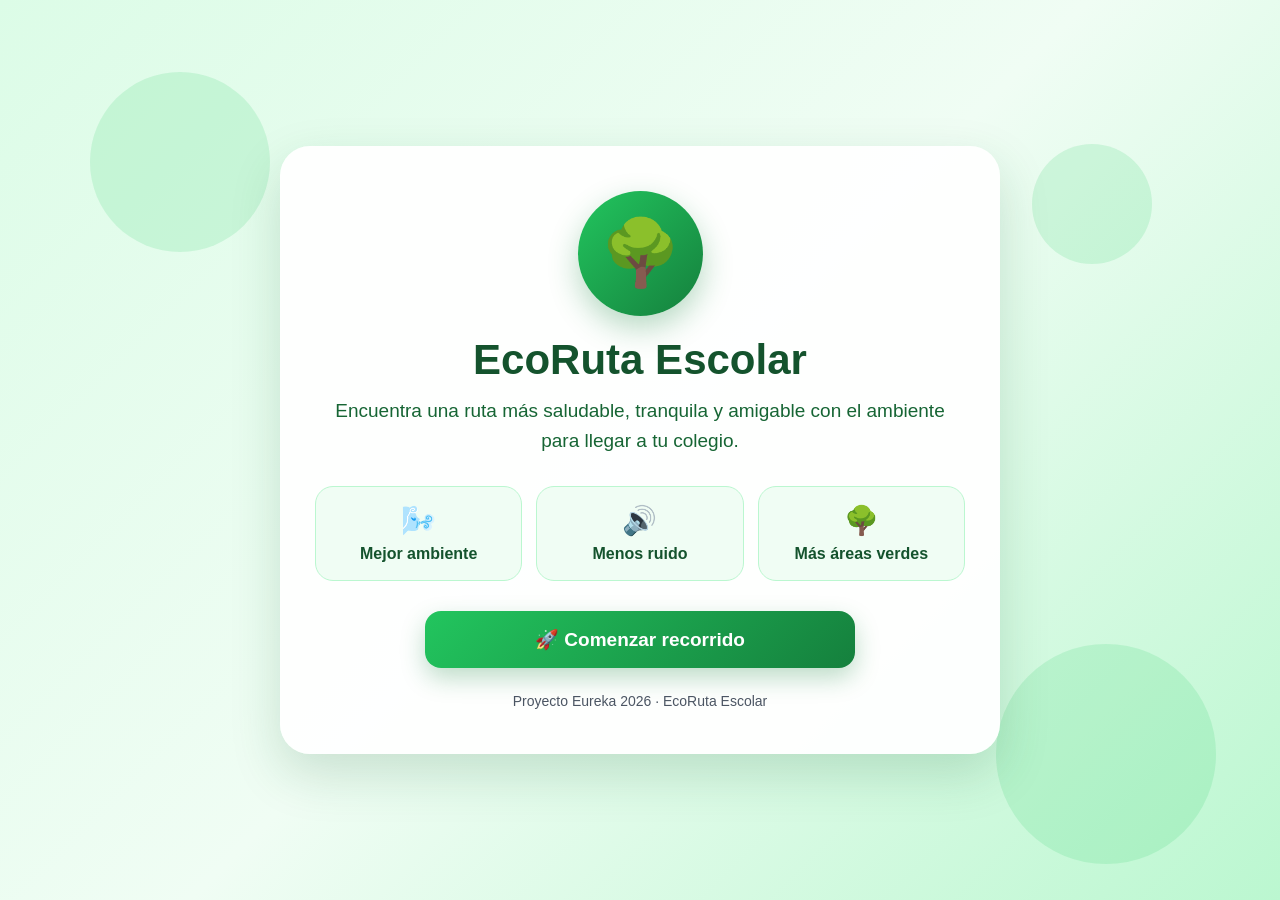
<file: index.html>
<!DOCTYPE html>
<html lang="es">

<head>
    <meta charset="UTF-8">

    <meta
        name="viewport"
        content="width=device-width, initial-scale=1.0"
    >

    <title>EcoRuta Escolar</title>

    <link rel="stylesheet" href="style.css">

    <style>
        * {
            box-sizing: border-box;
        }

        body {
            margin: 0;
            font-family: Arial, sans-serif;
            background:
                linear-gradient(
                    135deg,
                    #dcfce7,
                    #f0fdf4,
                    #bbf7d0
                );
            min-height: 100vh;
        }

        .pantalla-bienvenida {
            min-height: 100vh;
            display: flex;
            align-items: center;
            justify-content: center;
            padding: 25px;
            overflow: hidden;
            position: relative;
        }

        .circulo {
            position: absolute;
            border-radius: 50%;
            background: rgba(34, 197, 94, 0.15);
            animation: flotar 5s ease-in-out infinite;
        }

        .circulo-1 {
            width: 180px;
            height: 180px;
            top: 8%;
            left: 7%;
        }

        .circulo-2 {
            width: 120px;
            height: 120px;
            right: 10%;
            top: 16%;
            animation-delay: 1s;
        }

        .circulo-3 {
            width: 220px;
            height: 220px;
            right: 5%;
            bottom: 4%;
            animation-delay: 2s;
        }

        .contenedor-bienvenida {
            width: 100%;
            max-width: 720px;
            background: rgba(255, 255, 255, 0.96);
            border-radius: 30px;
            padding: 45px 35px;
            text-align: center;
            box-shadow:
                0 20px 50px rgba(22, 101, 52, 0.18);
            position: relative;
            z-index: 2;
            animation: aparecer 0.9s ease;
        }

        .logo-app {
            width: 125px;
            height: 125px;
            margin: 0 auto 20px;
            border-radius: 50%;
            background:
                linear-gradient(
                    135deg,
                    #22c55e,
                    #15803d
                );
            display: flex;
            align-items: center;
            justify-content: center;
            font-size: 65px;
            box-shadow:
                0 12px 30px rgba(21, 128, 61, 0.3);
            animation: latido 2.2s infinite;
        }

        h1 {
            margin: 0;
            color: #14532d;
            font-size: 42px;
        }

        .subtitulo {
            margin-top: 12px;
            color: #166534;
            font-size: 19px;
            line-height: 1.6;
        }

        .beneficios {
            display: grid;
            grid-template-columns: repeat(3, 1fr);
            gap: 14px;
            margin: 30px 0;
        }

        .beneficio {
            padding: 17px 12px;
            background: #f0fdf4;
            border: 1px solid #bbf7d0;
            border-radius: 18px;
            color: #14532d;
            font-weight: bold;
        }

        .beneficio span {
            display: block;
            font-size: 28px;
            margin-bottom: 8px;
        }

        .boton-comenzar {
            display: inline-block;
            width: 100%;
            max-width: 430px;
            padding: 17px 25px;
            background:
                linear-gradient(
                    135deg,
                    #22c55e,
                    #15803d
                );
            color: white;
            text-decoration: none;
            border-radius: 16px;
            font-size: 19px;
            font-weight: bold;
            box-shadow:
                0 10px 25px rgba(21, 128, 61, 0.28);
            transition: 0.25s;
        }

        .boton-comenzar:hover {
            transform: translateY(-3px);
            box-shadow:
                0 14px 30px rgba(21, 128, 61, 0.35);
        }

        .pie-bienvenida {
            margin-top: 25px;
            color: #4b5563;
            font-size: 14px;
        }

        @keyframes aparecer {
            from {
                opacity: 0;
                transform: translateY(25px) scale(0.96);
            }

            to {
                opacity: 1;
                transform: translateY(0) scale(1);
            }
        }

        @keyframes latido {
            0%,
            100% {
                transform: scale(1);
            }

            50% {
                transform: scale(1.06);
            }
        }

        @keyframes flotar {
            0%,
            100% {
                transform: translateY(0);
            }

            50% {
                transform: translateY(-18px);
            }
        }

        @media (max-width: 700px) {
            .contenedor-bienvenida {
                padding: 35px 20px;
            }

            h1 {
                font-size: 32px;
            }

            .subtitulo {
                font-size: 17px;
            }

            .beneficios {
                grid-template-columns: 1fr;
            }

            .logo-app {
                width: 105px;
                height: 105px;
                font-size: 52px;
            }
        }
    </style>
</head>

<body>

<section class="pantalla-bienvenida">

    <div class="circulo circulo-1"></div>
    <div class="circulo circulo-2"></div>
    <div class="circulo circulo-3"></div>

    <div class="contenedor-bienvenida">

        <div class="logo-app">
            🌳
        </div>

        <h1>EcoRuta Escolar</h1>

        <p class="subtitulo">
            Encuentra una ruta más saludable,
            tranquila y amigable con el ambiente
            para llegar a tu colegio.
        </p>

        <div class="beneficios">

            <div class="beneficio">
                <span>🌬️</span>
                Mejor ambiente
            </div>

            <div class="beneficio">
                <span>🔊</span>
                Menos ruido
            </div>

            <div class="beneficio">
                <span>🌳</span>
                Más áreas verdes
            </div>

        </div>

        <a
            href="buscar.html"
            class="boton-comenzar"
        >
            🚀 Comenzar recorrido
        </a>

        <p class="pie-bienvenida">
            Proyecto Eureka 2026 · EcoRuta Escolar
        </p>

    </div>

</section>

</body>
</html>
</file>
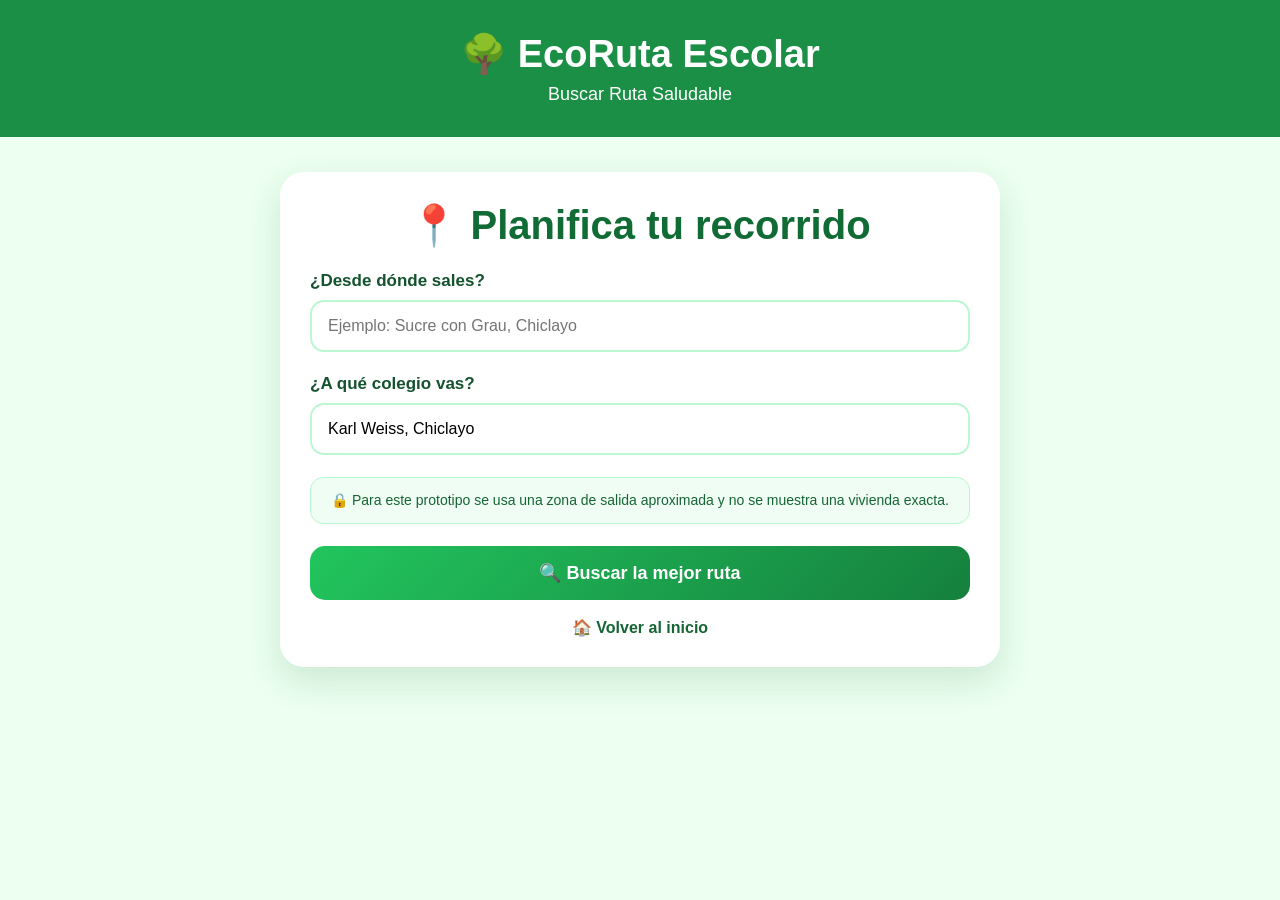
<file: buscar.html>
<!DOCTYPE html>
<html lang="es">

<head>
    <meta charset="UTF-8">

    <meta
        name="viewport"
        content="width=device-width, initial-scale=1.0"
    >

    <title>Buscar Ruta - EcoRuta Escolar</title>

    <link rel="stylesheet" href="style.css">

    <style>
        * {
            box-sizing: border-box;
        }

        body {
            margin: 0;
            font-family: Arial, sans-serif;
        }

        .buscador-contenedor {
            width: 100%;
            max-width: 720px;
            margin: 0 auto;
        }

        .formulario-ruta {
            background: white;
            border-radius: 24px;
            padding: 30px;
            box-shadow:
                0 14px 35px rgba(22, 101, 52, 0.15);
        }

        .campo-ruta {
            margin-bottom: 22px;
            text-align: left;
        }

        .campo-ruta label {
            display: block;
            margin-bottom: 9px;
            color: #14532d;
            font-size: 17px;
            font-weight: bold;
        }

        .campo-ruta input {
            width: 100%;
            padding: 15px 16px;
            border: 2px solid #bbf7d0;
            border-radius: 14px;
            outline: none;
            font-size: 16px;
            transition: 0.2s;
        }

        .campo-ruta input:focus {
            border-color: #22c55e;
            box-shadow:
                0 0 0 4px rgba(34, 197, 94, 0.12);
        }

        .nota-privacidad {
            margin: 10px 0 22px;
            padding: 12px 14px;
            border-radius: 13px;
            background: #f0fdf4;
            border: 1px solid #bbf7d0;
            color: #166534;
            font-size: 14px;
            line-height: 1.5;
        }

        .boton-principal {
            width: 100%;
            padding: 16px;
            border: none;
            border-radius: 15px;
            background:
                linear-gradient(
                    135deg,
                    #22c55e,
                    #15803d
                );
            color: white;
            font-size: 18px;
            font-weight: bold;
            cursor: pointer;
            transition: 0.25s;
        }

        .boton-principal:hover {
            transform: translateY(-2px);
            box-shadow:
                0 10px 24px rgba(21, 128, 61, 0.25);
        }

        .boton-principal:disabled {
            opacity: 0.7;
            cursor: not-allowed;
            transform: none;
        }

        .volver-inicio {
            display: inline-block;
            margin-top: 18px;
            color: #166534;
            text-decoration: none;
            font-weight: bold;
        }

        .volver-inicio:hover {
            text-decoration: underline;
        }

        .pantalla-carga {
            display: none;
            position: fixed;
            z-index: 5000;
            inset: 0;
            background:
                linear-gradient(
                    135deg,
                    rgba(220, 252, 231, 0.97),
                    rgba(240, 253, 244, 0.98)
                );
            align-items: center;
            justify-content: center;
            padding: 22px;
        }

        .carga-contenido {
            width: 100%;
            max-width: 560px;
            background: white;
            border-radius: 26px;
            padding: 35px 28px;
            text-align: center;
            box-shadow:
                0 20px 50px rgba(22, 101, 52, 0.2);
            animation: aparecerCarga 0.35s ease;
        }

        .icono-carga {
            width: 92px;
            height: 92px;
            margin: 0 auto 18px;
            display: flex;
            align-items: center;
            justify-content: center;
            border-radius: 50%;
            background:
                linear-gradient(
                    135deg,
                    #22c55e,
                    #15803d
                );
            font-size: 46px;
            animation: pulso 1.5s infinite;
        }

        .carga-contenido h2 {
            margin: 0 0 10px;
            color: #14532d;
        }

        .mensaje-carga {
            min-height: 28px;
            margin: 12px 0 20px;
            color: #166534;
            font-size: 17px;
            font-weight: bold;
        }

        .barra-carga {
            width: 100%;
            height: 18px;
            overflow: hidden;
            background: #d1d5db;
            border-radius: 999px;
        }

        .progreso-carga {
            width: 0%;
            height: 100%;
            border-radius: 999px;
            background:
                linear-gradient(
                    90deg,
                    #22c55e,
                    #15803d
                );
            transition: width 0.55s ease;
        }

        .porcentaje-carga {
            margin-top: 10px;
            color: #14532d;
            font-size: 18px;
            font-weight: bold;
        }

        .pasos-carga {
            display: grid;
            grid-template-columns: repeat(3, 1fr);
            gap: 10px;
            margin-top: 24px;
        }

        .paso {
            padding: 11px 8px;
            border-radius: 12px;
            background: #f8fafc;
            color: #64748b;
            font-size: 13px;
            font-weight: bold;
            transition: 0.25s;
        }

        .paso.activo {
            background: #dcfce7;
            color: #166534;
            border: 1px solid #86efac;
        }

        @keyframes aparecerCarga {
            from {
                opacity: 0;
                transform: translateY(18px) scale(0.96);
            }

            to {
                opacity: 1;
                transform: translateY(0) scale(1);
            }
        }

        @keyframes pulso {
            0%,
            100% {
                transform: scale(1);
            }

            50% {
                transform: scale(1.08);
            }
        }

        @media (max-width: 650px) {
            .formulario-ruta {
                padding: 23px 18px;
            }

            .pasos-carga {
                grid-template-columns: 1fr;
            }
        }
    </style>
</head>

<body>

<header>
    <h1>🌳 EcoRuta Escolar</h1>
    <p>Buscar Ruta Saludable</p>
</header>

<section class="hero">

    <div class="buscador-contenedor">

        <div class="formulario-ruta">

            <h2>📍 Planifica tu recorrido</h2>

            <div class="campo-ruta">

                <label for="direccionInicio">
                    ¿Desde dónde sales?
                </label>

                <input
                    type="text"
                    id="direccionInicio"
                    placeholder="Ejemplo: Sucre con Grau, Chiclayo"
                    autocomplete="street-address"
                >

            </div>

            <div class="campo-ruta">

                <label for="colegioDestino">
                    ¿A qué colegio vas?
                </label>

                <input
                    type="text"
                    id="colegioDestino"
                    placeholder="Ejemplo: Karl Weiss, Chiclayo"
                    value="Karl Weiss, Chiclayo"
                >

            </div>

            <div class="nota-privacidad">
                🔒 Para este prototipo se usa una zona de salida
                aproximada y no se muestra una vivienda exacta.
            </div>

            <button
                id="buscarRuta"
                class="boton-principal"
            >
                🔍 Buscar la mejor ruta
            </button>

            <a
                href="index.html"
                class="volver-inicio"
            >
                🏠 Volver al inicio
            </a>

        </div>

    </div>

</section>

<div
    class="pantalla-carga"
    id="pantallaCarga"
>

    <div class="carga-contenido">

        <div class="icono-carga">
            🌳
        </div>

        <h2>Analizando EcoRuta</h2>

        <p
            class="mensaje-carga"
            id="mensajeCarga"
        >
            Preparando el análisis...
        </p>

        <div class="barra-carga">

            <div
                class="progreso-carga"
                id="progresoCarga"
            ></div>

        </div>

        <div
            class="porcentaje-carga"
            id="porcentajeCarga"
        >
            0%
        </div>

        <div class="pasos-carga">

            <div
                class="paso"
                id="pasoVegetacion"
            >
                🌳 Vegetación
            </div>

            <div
                class="paso"
                id="pasoTrafico"
            >
                🚦 Tráfico
            </div>

            <div
                class="paso"
                id="pasoAmbiente"
            >
                🌬 Ambiente
            </div>

        </div>

    </div>

</div>

<script>
document.addEventListener(
    "DOMContentLoaded",
    function () {

        const botonBuscar =
            document.getElementById("buscarRuta");

        const direccionInicio =
            document.getElementById("direccionInicio");

        const colegioDestino =
            document.getElementById("colegioDestino");

        const pantallaCarga =
            document.getElementById("pantallaCarga");

        const mensajeCarga =
            document.getElementById("mensajeCarga");

        const progresoCarga =
            document.getElementById("progresoCarga");

        const porcentajeCarga =
            document.getElementById("porcentajeCarga");

        const pasoVegetacion =
            document.getElementById("pasoVegetacion");

        const pasoTrafico =
            document.getElementById("pasoTrafico");

        const pasoAmbiente =
            document.getElementById("pasoAmbiente");


        function actualizarCarga(
            porcentaje,
            mensaje,
            pasoActivo
        ) {

            progresoCarga.style.width =
                porcentaje + "%";

            porcentajeCarga.textContent =
                porcentaje + "%";

            mensajeCarga.textContent =
                mensaje;

            pasoVegetacion.classList.remove("activo");
            pasoTrafico.classList.remove("activo");
            pasoAmbiente.classList.remove("activo");

            if (pasoActivo === "vegetacion") {
                pasoVegetacion.classList.add("activo");
            }

            if (pasoActivo === "trafico") {
                pasoTrafico.classList.add("activo");
            }

            if (pasoActivo === "ambiente") {
                pasoAmbiente.classList.add("activo");
            }
        }


        function iniciarAnimacion() {

            pantallaCarga.style.display =
                "flex";

            botonBuscar.disabled =
                true;

            actualizarCarga(
                10,
                "📍 Ubicando el punto de salida...",
                ""
            );

            setTimeout(
                function () {
                    actualizarCarga(
                        30,
                        "🌳 Analizando vegetación cercana...",
                        "vegetacion"
                    );
                },
                650
            );

            setTimeout(
                function () {
                    actualizarCarga(
                        55,
                        "🚦 Revisando tráfico y cruces...",
                        "trafico"
                    );
                },
                1400
            );

            setTimeout(
                function () {
                    actualizarCarga(
                        78,
                        "🌬 Analizando ruido y calidad ambiental...",
                        "ambiente"
                    );
                },
                2200
            );

            setTimeout(
                function () {
                    actualizarCarga(
                        94,
                        "🛣️ Calculando la ruta saludable...",
                        "ambiente"
                    );
                },
                3000
            );

            setTimeout(
                function () {
                    actualizarCarga(
                        100,
                        "✅ Ruta saludable encontrada",
                        "ambiente"
                    );
                },
                3650
            );

            setTimeout(
                function () {
                    window.location.href =
                        "resultado.html";
                },
                4300
            );
        }


        botonBuscar.addEventListener(
            "click",
            function () {

                const inicio =
                    direccionInicio.value.trim();

                const destino =
                    colegioDestino.value.trim();

                if (inicio === "") {

                    alert(
                        "📍 Escribe desde dónde sales."
                    );

                    direccionInicio.focus();

                    return;
                }

                if (destino === "") {

                    alert(
                        "🏫 Escribe el nombre del colegio."
                    );

                    colegioDestino.focus();

                    return;
                }

                localStorage.setItem(
                    "ecorutaInicio",
                    inicio
                );

                localStorage.setItem(
                    "ecorutaDestino",
                    destino
                );

                iniciarAnimacion();
            }
        );


        direccionInicio.addEventListener(
            "keydown",
            function (evento) {

                if (evento.key === "Enter") {
                    botonBuscar.click();
                }
            }
        );


        colegioDestino.addEventListener(
            "keydown",
            function (evento) {

                if (evento.key === "Enter") {
                    botonBuscar.click();
                }
            }
        );

    }
);
</script>

</body>
</html>
</file>
<file: style.css>
* {
    margin: 0;
    padding: 0;
    box-sizing: border-box;
    font-family: Arial, Helvetica, sans-serif;
}

body {
    background: #ecfff0;
    color: #17351f;
}

header {
    background: #1b8f46;
    color: white;
    text-align: center;
    padding: 32px 20px;
}

header h1 {
    font-size: 38px;
    margin-bottom: 8px;
}

header p {
    font-size: 18px;
}

.hero {
    width: 100%;
    text-align: center;
    padding: 35px 20px;
}

.hero h2 {
    font-size: 40px;
    margin-bottom: 22px;
    color: #116b34;
}

.hero p {
    font-size: 18px;
    margin-bottom: 18px;
}

button {
    background: #27ae60;
    color: white;
    padding: 15px 40px;
    font-size: 18px;
    border: none;
    border-radius: 15px;
    cursor: pointer;
    transition: 0.3s;
}

button:hover {
    background: #0b7a39;
    transform: scale(1.05);
}

.tarjetas {
    display: flex;
    justify-content: center;
    gap: 25px;
    margin-top: 25px;
    flex-wrap: wrap;
    padding: 0 20px;
}

.card {
    background: white;
    width: 280px;
    padding: 28px;
    border-radius: 22px;
    box-shadow: 0 8px 24px rgba(0, 0, 0, 0.16);
    text-align: center;
}

.card h3 {
    margin-bottom: 15px;
    color: #0d7c38;
}

#map {
    width: 100%;
    height: 520px;
    min-height: 520px;
    margin-top: 30px;
    border-radius: 20px;
    box-shadow: 0 8px 22px rgba(0, 0, 0, 0.18);
    overflow: hidden;
    z-index: 1;
}

.resultado .card,
.hero > .card {
    width: 92%;
    max-width: 1200px;
    margin: 0 auto;
}

footer {
    margin-top: 40px;
    background: #145c30;
    color: white;
    text-align: center;
    padding: 20px;
}

@media (max-width: 768px) {
    header h1 {
        font-size: 30px;
    }

    .hero {
        padding: 28px 12px;
    }

    .hero h2 {
        font-size: 31px;
    }

    .tarjetas {
        margin-top: 20px;
        gap: 18px;
    }

    .card {
        width: 100%;
        max-width: 420px;
        padding: 22px;
    }

    .resultado .card,
    .hero > .card {
        width: 100%;
    }

    #map {
        height: 420px;
        min-height: 420px;
    }

    button {
        width: 100%;
        padding: 14px 20px;
    }
}
</file>
